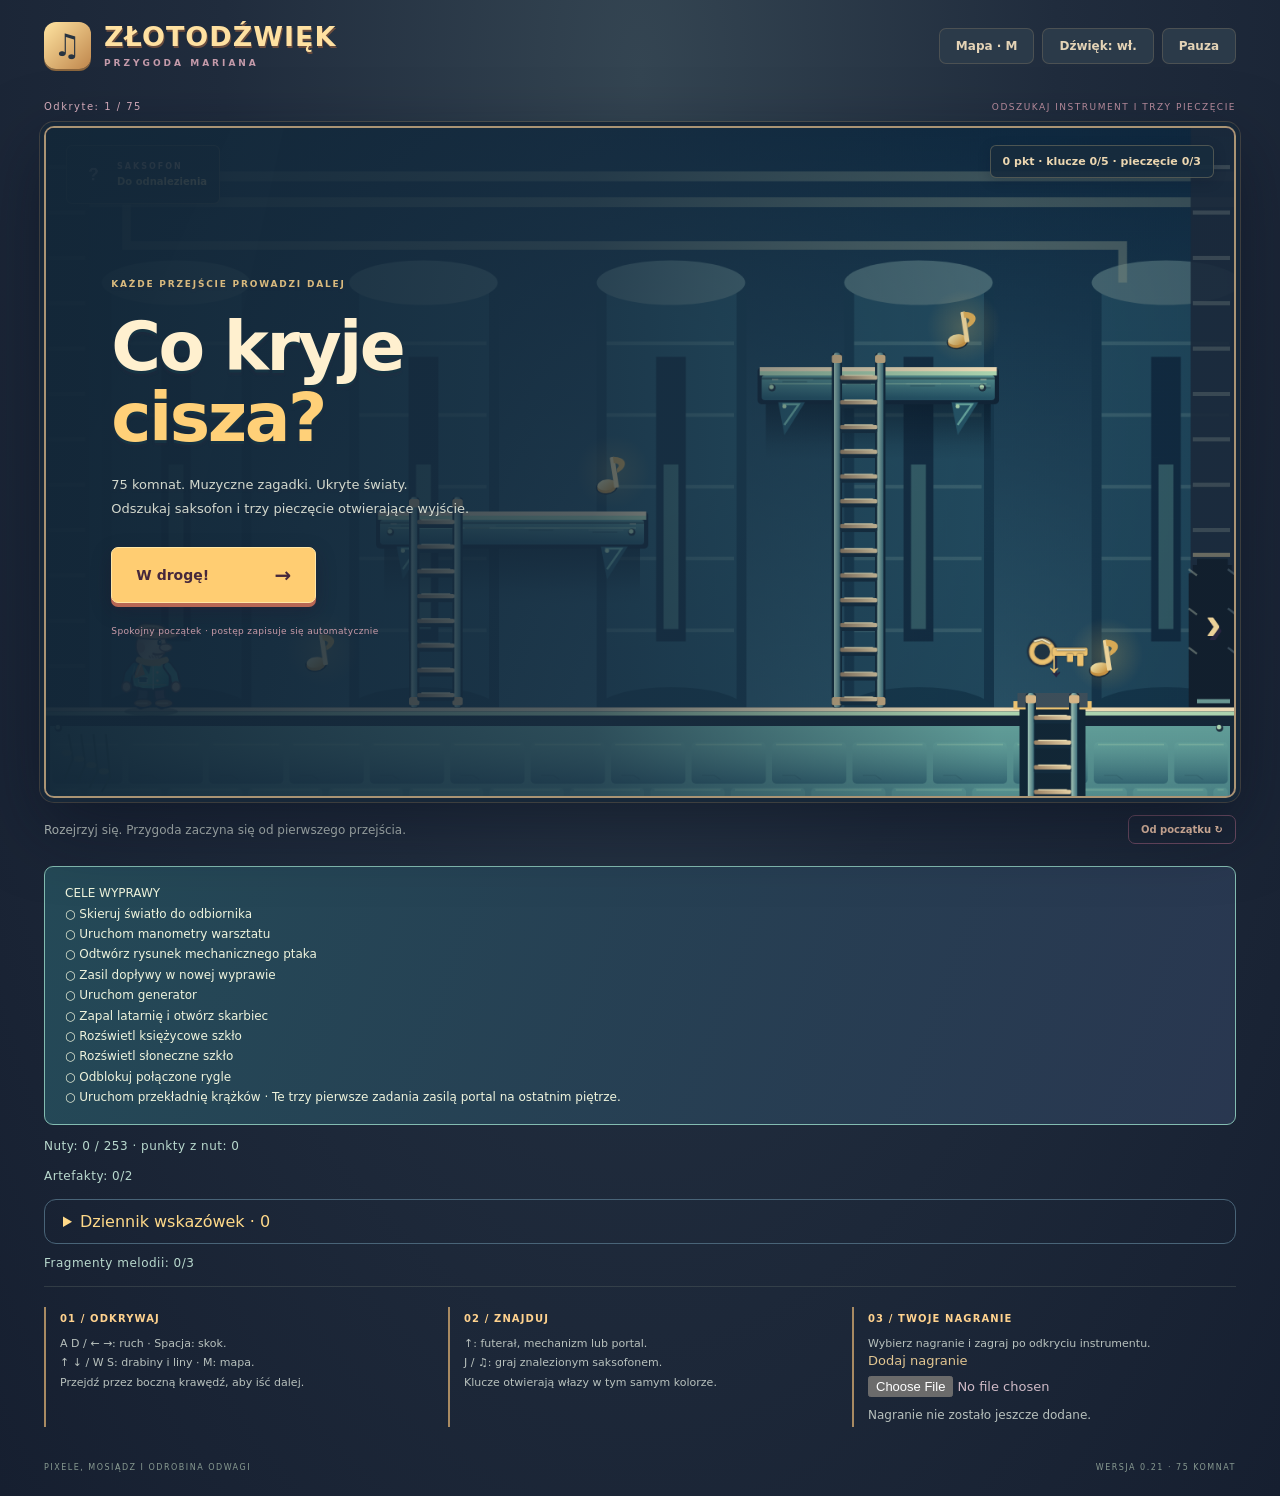
<file: index.html>
<!doctype html>
<html lang="pl">
<head>
  <meta charset="utf-8"><meta name="viewport" content="width=device-width, initial-scale=1, viewport-fit=cover">
  <meta name="theme-color" content="#282039"><title>Złotodźwięk — przygoda Mariana</title>
  <link rel="stylesheet" href="style.css?v=21">
</head>
<body>
  <header><a class="brand" href="./"><i aria-hidden="true">♫</i><div>ZŁOTODŹWIĘK<span>PRZYGODA MARIANA</span></div></a><div class="tools"><button id="map-button" aria-expanded="false">Mapa · M</button><button id="sound" aria-pressed="true">Dźwięk: wł.</button><button id="pause">Pauza</button></div></header>
  <main>
    <div class="chapter"><span id="explored">Odkryte: 1 / 75</span><span>ODSZUKAJ INSTRUMENT I TRZY PIECZĘCIE</span></div>
    <section class="stage" aria-label="Gra platformowa">
      <canvas id="game" width="960" height="540" tabindex="0" aria-label="Gra. Sterowanie opisane poniżej."></canvas>
      <div class="hud"><div class="instrument"><canvas id="inventory-icon" width="64" height="80" aria-hidden="true"></canvas><div><small>SAKSOFON</small><span id="inventory">Do odnalezienia</span></div></div><div id="stats">0 pkt · klucze: 0/5 · pieczęcie: 0/3</div></div>
      <div id="overlay" class="overlay"><div class="panel"><p class="eyebrow">KAŻDE PRZEJŚCIE PROWADZI DALEJ</p><h1>Co kryje<br><em>cisza?</em></h1><p>75 komnat. Muzyczne zagadki. Ukryte światy.<br>Odszukaj saksofon i trzy pieczęcie otwierające wyjście.</p><button id="start" class="primary">W drogę! <span>→</span></button><p id="start-note" class="micro">Spokojny początek · postęp zapisuje się automatycznie</p></div></div>
      <div id="discovery" class="discovery" role="dialog" aria-modal="true" aria-labelledby="discovery-title" hidden><div class="discovery-card"><div class="discovery-art"><canvas id="found-sax" width="130" height="210" aria-label="Złoty saksofon"></canvas></div><p class="eyebrow">PRZEDMIOT W EKWIPUNKU</p><h2 id="discovery-title">Znalazłeś saksofon!</h2><p id="discovery-copy">Marian zabrał instrument z futerału.<br>J / ♫ — wyjmij i zagraj. Ruch — schowaj.</p><button id="discovery-ok" class="primary">Mam go — idę dalej ✓</button><p class="micro">Znalezisko zostaje z Tobą także po porażce.</p></div></div>
      <div id="map-panel" class="map-panel" role="dialog" aria-modal="true" aria-labelledby="map-title" hidden><div class="map-card"><h2 id="map-title">Odkryte przejścia</h2><canvas id="map-canvas" width="640" height="800" aria-label="Mapa odwiedzonych komnat"></canvas><p>● Tu jesteś · Jasne pola: odwiedzone · Linie: przejścia · ✦: zagadka · ◇: portal połączonej wyprawy</p><button id="map-close">Wróć do gry · M</button></div></div>
      <div class="touch" aria-label="Sterowanie dotykowe"><div><button data-action="left" aria-label="W lewo">◀</button><button data-action="right" aria-label="W prawo">▶</button><div class="climb-controls"><button data-action="up" aria-label="Wspinaj się lub użyj dzwonka, mechanizmu i portalu">↑</button><button data-action="down" aria-label="Drabina w dół">↓</button></div></div><div><button data-action="sax" aria-label="Zagraj lub schowaj saksofon">♫</button><button data-action="jump" aria-label="Skok">↗</button></div></div>
    </section>
    <div class="caption"><span id="message" role="status">Rozejrzyj się. Przygoda zaczyna się od pierwszego przejścia.</span><button id="restart">Od początku ↻</button></div>
    <aside id="puzzle-help" class="puzzle-help" hidden><b>ZAGADKA · ↑ PRZY MECHANIZMIE</b><span id="puzzle-clue"></span><strong id="puzzle-state" role="status"></strong><canvas id="puzzle-board" width="540" height="200" aria-label="Schemat aktualnego mechanizmu" hidden></canvas></aside>
    <aside id="objectives" class="puzzle-help" aria-label="Cele wyprawy"></aside><p id="note-status" class="fragment-status"></p><p id="relic-status" class="fragment-status"></p><details id="journal"><summary id="journal-count">Dziennik wskazówek · 0</summary><div id="journal-entries"></div></details><p id="fragments" class="fragment-status">Fragmenty melodii: 0/3</p>
    <section class="guide"><article><b>01 / ODKRYWAJ</b><p>A D / ← →: ruch · Spacja: skok.<br>↑ ↓ / W S: drabiny i liny · M: mapa.<br>Przejdź przez boczną krawędź, aby iść dalej.</p></article><article><b>02 / ZNAJDUJ</b><p>↑: futerał, mechanizm lub portal.<br>J / ♫: graj znalezionym saksofonem.<br>Klucze otwierają włazy w tym samym kolorze.</p></article><article><b>03 / TWOJE NAGRANIE</b><p>Wybierz nagranie i zagraj po odkryciu instrumentu.</p><label class="audio-upload">Dodaj nagranie <input id="sax-file" type="file" accept="audio/*" aria-label="Wybierz własne nagranie saksofonu"></label><p id="audio-status" role="status">Nagranie nie zostało jeszcze dodane.</p></article></section>
  </main><footer>PIXELE, MOSIĄDZ I ODROBINA ODWAGI <span>WERSJA 0.21 · 75 KOMNAT</span></footer>
  <script src="realms.js?v=21"></script><script src="adventures.js?v=21"></script><script src="expeditions.js?v=21"></script><script src="clockwork.js?v=21"></script><script src="linked-depths.js?v=21"></script><script src="prism-depths.js?v=21"></script><script src="mechanism-depths.js?v=21"></script><script src="room-looks.js?v=21"></script><script src="engine.js?v=21"></script><script src="character.js?v=21"></script><script src="world-scenery.js?v=21"></script><script src="scenery.js?v=21"></script><script src="expedition-art.js?v=21"></script><script src="mechanism-art.js?v=21"></script><script src="adventure-art.js?v=21"></script><script src="environment-details.js?v=21"></script><script src="material-detail.js?v=21"></script><script src="art.js?v=21"></script><script src="game.js?v=21"></script>
</body></html>
</file>
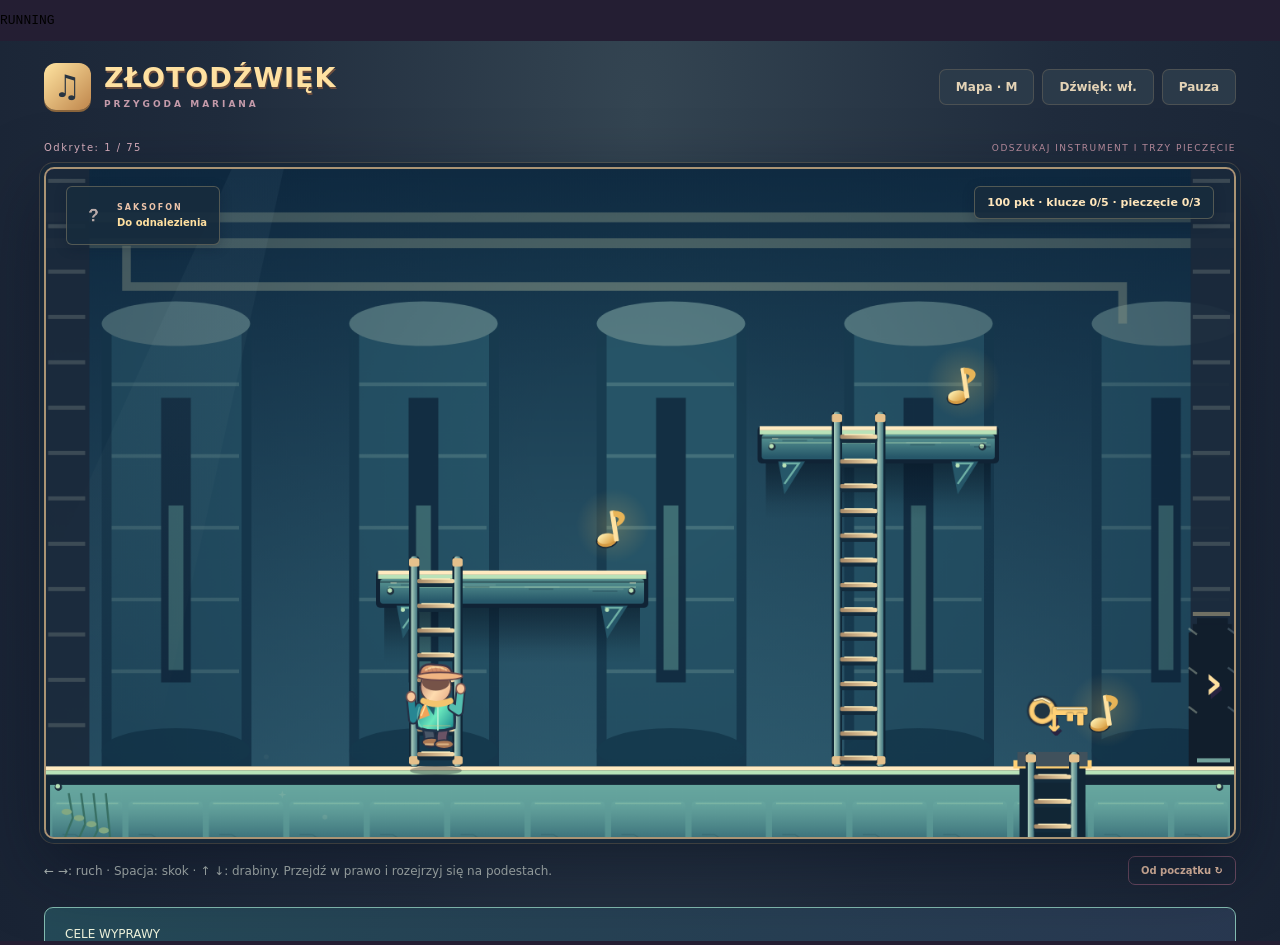
<file: smoke.html>
<!doctype html><html lang="pl"><meta charset="utf-8"><title>Smoke 0.12</title><style>body{margin:0;background:#241e33}iframe{width:100%;height:100vh;border:0}</style><pre id="result">RUNNING</pre><iframe title="Gra"></iframe><script>
const query=new URLSearchParams(location.search),frame=document.querySelector('iframe');
if(query.has('preview'))document.getElementById('result').style.display='none';
if(query.has('mobile'))frame.style.width='390px';
let preferenceReload=false;
frame.onload=async()=>{
 const w=frame.contentWindow,d=w.document,out=document.getElementById('result'),wait=ms=>new Promise(r=>setTimeout(r,ms));if(!w.__testWorld)return;
 const errors=[];w.addEventListener('error',e=>errors.push(e.message));
 const assert=(v,m)=>{if(!v)throw Error(m);};
 const press=async(code,ms)=>{w.dispatchEvent(new w.KeyboardEvent('keydown',{code}));await wait(ms);w.dispatchEvent(new w.KeyboardEvent('keyup',{code}));};
 try{
  if(preferenceReload){assert(d.getElementById('sound').getAttribute('aria-pressed')==='false','Wyciszenie po odświeżeniu');out.textContent='PASS: audio na starcie, sygnał testowy, wyciszenie i zachowanie wyboru po odświeżeniu';document.title='PASS';return;}
  d.getElementById('restart').click();await wait(250);const world=w.__testWorld;
  assert(d.getElementById('overlay').hidden,'Start');assert(d.getElementById('sound').getAttribute('aria-pressed')==='true'&&w.__toneStarts>=2,'Dźwięk na starcie');d.getElementById('sound').click();assert(w.localStorage.getItem('zlotodzwiek-sound')==='off','Zapis wyciszenia');d.getElementById('sound').click();await wait(100);assert(w.localStorage.getItem('zlotodzwiek-sound')==='on','Włączenie audio');if(query.has('preference')){d.getElementById('sound').click();preferenceReload=true;frame.srcdoc=frame.srcdoc.replace('localStorage.removeItem("zlotodzwiek-sound");','');return;}assert(d.documentElement.scrollWidth<=w.innerWidth,'Przepełnienie układu');
  await press('KeyD',650);await wait(180);await press('ArrowUp',350);assert(world.p.climbing,'Wspinanie');const y=world.p.y;await wait(150);assert(world.p.y===y,'Postój na drabinie');await press('ArrowDown',500);
  d.getElementById('map-button').click();const time=world.time;await wait(250);assert(!d.getElementById('map-panel').hidden&&world.time===time,'Mapa nie pauzuje');d.getElementById('map-close').click();
  world.enterRealm('r02',{x:430,y:244});await wait(200);await press('ArrowUp',80);await wait(100);
  assert(world.saxFound&&!d.getElementById('discovery').hidden,'Brak ekranu zdobycia');assert(d.getElementById('discovery-title').textContent==='Znalazłeś saksofon!','Zły komunikat');
  const frozen=world.time;await press('KeyD',350);await wait(1800);assert(world.time===frozen&&!d.getElementById('discovery').hidden,'Potwierdzenie znika samo');
  assert(JSON.parse(w.localStorage.getItem('zlotodzwiek-v07')).saxFound,'Znalezisko nie jest zapisane');
  if(query.has('discovery')){out.textContent='PASS: ekran zdobycia, zatrzymanie, trwały zapis';document.title='PASS';return;}
  d.getElementById('discovery-ok').click();await wait(120);assert(world.saxAcknowledged&&d.getElementById('inventory').textContent.includes('ZDOBYTY'),'Brak potwierdzenia w ekwipunku');
  await press('KeyJ',100);assert(world.playingSax,'Animacja gry');await press('KeyD',50);assert(!world.playingSax,'Ruch nie chowa');
  const bytes=new ArrayBuffer(32044),v=new DataView(bytes),str=(o,s)=>[...s].forEach((c,i)=>v.setUint8(o+i,c.charCodeAt(0)));
  str(0,'RIFF');v.setUint32(4,32036,true);str(8,'WAVE');str(12,'fmt ');v.setUint32(16,16,true);v.setUint16(20,1,true);v.setUint16(22,1,true);v.setUint32(24,8000,true);v.setUint32(28,16000,true);v.setUint16(32,2,true);v.setUint16(34,16,true);str(36,'data');v.setUint32(40,32000,true);
  const transfer=new w.DataTransfer();transfer.items.add(new w.File([bytes],'test-silence.wav',{type:'audio/wav'}));const file=d.getElementById('sax-file');file.files=transfer.files;file.dispatchEvent(new w.Event('change'));await wait(400);
  assert(d.getElementById('audio-status').textContent.includes('gotowe'),'Dekodowanie WAV');await wait(300);await press('KeyJ',100);assert(world.playingSax&&w.__saxStarts>0,'Odtwarzanie WAV');await press('KeyD',80);assert(!world.playingSax&&w.__saxStops>0,'Zatrzymanie audio');
  world.enterRealm('r00',{x:540,y:414});await wait(450);await press('KeyD',400);assert(world.realmId==='r01','Boczne przejście');
  d.getElementById('pause').click();assert(d.getElementById('pause').textContent==='Wznów','Pauza');d.getElementById('pause').click();
  if(query.has('adventure')){
    // Interact using the same keyboard action as the player; engine tests cover the full climbing routes.
    if(d.getElementById('sound').getAttribute('aria-pressed')==='true')d.getElementById('sound').click();
    for(const def of w.ZDAdventures.definitions.slice(0,3)){
      world.enterRealm(def.host);await wait(100);assert(!d.getElementById('puzzle-help').hidden,'Brak wskazówki');
      for(const i of def.type==='sequence'?def.target:def.type==='dials'?[0,0,1,1]:[0,2]){
        Object.assign(world.p,{x:def.controls[i]-11,y:414,vx:0,vy:0,climbing:false,ladder:null});await wait(80);await press('ArrowUp',50);await wait(50);
      }
      assert(world.puzzleState().solved&&d.getElementById('puzzle-state').textContent.includes('Rozwiązane'),'Zagadka '+def.id);
      assert(JSON.parse(w.localStorage.getItem('zlotodzwiek-v07')).puzzles[def.id].solved,'Zapis zagadki');
      Object.assign(world.p,{x:515,y:414,vx:0,vy:0});await wait(100);await press('ArrowUp',50);await wait(100);assert(world.realmId===def.destination,'Portal '+def.id);
      const item=world.items[0];Object.assign(world.p,{x:item.x,y:item.y-6,vx:0,vy:0});await wait(200);assert(world.fragments.includes(item.id),'Fragment '+def.id);
    }
    Object.assign(world.p,{x:277,y:414,vx:0,vy:0});await wait(150);await press('KeyJ',60);await wait(100);assert(world.encore&&d.getElementById('fragments').textContent.includes('obudzony'),'Przebudzenie wieloryba');
    const saved=JSON.parse(w.localStorage.getItem('zlotodzwiek-v07'));assert(saved.encore&&saved.fragments.length===3,'Trwały finał');
    d.getElementById('map-button').click();await wait(100);assert(d.getElementById('map-canvas').getAttribute('aria-label').includes('75'),'Mapa sekretów');d.getElementById('map-close').click();
    if(query.has('music')){
      const before=w.__toneStarts;d.getElementById('sound').click();world.enterRealm('s02');await wait(200);assert(w.__toneStarts>before,'Motyw muzyczny komnaty');
      d.getElementById('pause').click();assert(d.getElementById('pause').textContent==='Wznów','Pauza motywu');d.getElementById('pause').click();d.getElementById('sound').click();const muted=w.__toneStarts;world.enterRealm('s03');await wait(200);assert(w.__toneStarts===muted,'Wyciszona komnata generuje dźwięk');
      world.won=true;world.emit('win');await wait(100);assert(d.getElementById('explore-again'),'Brak powrotu do eksploracji');d.getElementById('explore-again').click();await wait(100);assert(!world.won&&d.getElementById('overlay').hidden,'Powrót do eksploracji');
      Object.assign(world.p,{x:277,y:414,vx:0,vy:0});await wait(100);
    }
    if(query.has('clue')){world.enterRealm('r22');await wait(100);}
    assert(d.documentElement.scrollWidth<=w.innerWidth,'Przepełnienie wskazówek');
  }
  if(query.has('expedition')){
    const solve=async()=>{const def=world.def.puzzle;for(const i of def.type==='mirrors'?[0,1,2]:def.type==='weights'?[0,2]:def.target){Object.assign(world.p,{x:def.controls[i]-11,y:414,vx:0,vy:0,climbing:false,ladder:null});await wait(90);await press('ArrowUp',50);await wait(50);}assert(world.puzzleState().solved,'Zagadka '+def.id);};
    const pickup=async id=>{const item=world.items.find(i=>i.id===id);Object.assign(world.p,{x:item.x,y:item.y-6,vx:0,vy:0});await wait(200);assert(item.taken,'Przedmiot '+id);};
    for(const [host,entry,lock,treasury,clue,relic] of [['r13','s04','s05','s06','glassScore','prism'],['r29','s07','s08','s09','tideScore','shell']]){
      world.enterRealm(host);await wait(500);assert(!d.getElementById('puzzle-board').hidden,'Schemat mechanizmu');await solve();Object.assign(world.p,{x:515,y:414,vx:0,vy:0});await wait(100);await press('ArrowUp',60);assert(world.realmId===entry,'Wejście');await pickup(clue);assert(d.getElementById('journal-entries').textContent.includes(w.ZDAdventures.clues[clue].title),'Dziennik');
      Object.assign(world.p,{x:554,y:414,vx:0,vy:0});await wait(500);await press('KeyD',80);assert(world.realmId===lock,'Odno ga');await solve();Object.assign(world.p,{x:554,y:414,vx:0,vy:0});await wait(500);await press('KeyD',80);assert(world.realmId===treasury,'Skarbiec');await pickup(relic);Object.assign(world.p,{x:515,y:414,vx:0,vy:0});await wait(500);await press('ArrowUp',60);assert(world.realmId===host,'Skrót');
    }
    world.enterRealm('r01',{x:515,y:414});await wait(500);await press('ArrowUp',60);assert(world.realmId==='s10','Sekret obu artefaktów');await pickup('lastTicket');assert(JSON.parse(w.localStorage.getItem('zlotodzwiek-v07')).relics.length===2,'Zapis artefaktów');
    d.getElementById('map-button').click();await wait(100);assert(d.getElementById('map-canvas').getAttribute('aria-label').includes('75'),'Mapa');d.getElementById('map-close').click();
    if(query.has('clue')){world.enterRealm('r13');await wait(100);}
    assert(d.documentElement.scrollWidth<=w.innerWidth,'Układ mobilny');
  }
  if(query.has('clockwork')){
    world.enterRealm('r34');await wait(500);for(const i of [0,0,1,2,2,2]){Object.assign(world.p,{x:world.def.puzzle.controls[i]-11,y:414,vx:0,vy:0});await wait(80);await press('ArrowUp',50);await wait(50);}assert(world.puzzleState().solved,'Manometry');
    Object.assign(world.p,{x:515,y:414,vx:0,vy:0});await wait(100);await press('ArrowUp',60);assert(world.realmId==='s11','Warsztat');const clue=world.items[0];Object.assign(world.p,{x:clue.x,y:clue.y-6,vx:0,vy:0});await wait(500);assert(world.journal.includes('mosaicSketch'),'Rysunek');
    Object.assign(world.p,{x:554,y:414,vx:0,vy:0});await wait(100);await press('KeyD',80);assert(world.realmId==='s12','Mozaika');for(const i of [0,1]){Object.assign(world.p,{x:world.def.puzzle.controls[i]-11,y:414,vx:0,vy:0});await wait(80);await press('ArrowUp',50);await wait(50);}assert(world.puzzleState().solved,'Ułożenie piór');Object.assign(world.p,{x:554,y:414,vx:0,vy:0});await wait(500);await press('KeyD',80);assert(world.realmId==='s13','Ukryty ogród');const reward=world.items[0];Object.assign(world.p,{x:reward.x,y:reward.y-6,vx:0,vy:0});await wait(200);assert(reward.taken,'Złote pióro');
    assert(JSON.parse(w.localStorage.getItem('zlotodzwiek-v07')).puzzles.mosaic.solved,'Zapis warsztatu');
  }
  if(query.has('linked')){
    const solve=async()=>{const def=world.def.puzzle;const indices=def.type==='valves'?def.target.flatMap((v,i)=>Array(v).fill(i)):def.type==='mirrors'?[0,1,2]:[0,2];for(const i of indices){Object.assign(world.p,{x:def.controls[i]-11,y:414,vx:0,vy:0,climbing:false,ladder:null});await wait(70);await press('ArrowUp',40);await wait(40);}assert(world.puzzleState().solved,'Łańcuch '+def.id);};
    world.enterRealm('r41',{x:515,y:414});await wait(500);assert(world.portalOpen(world.def.portal),'Zasilanie portalu');await press('ArrowUp',60);assert(world.realmId==='s14','Wejście do poziomu');await solve();
    for(const id of ['s15','s16','s17','s18']){Object.assign(world.p,{x:554,y:414,vx:0,vy:0});await wait(500);await press('KeyD',80);assert(world.realmId===id,'Pokój '+id);if(id==='s15'){const item=world.items[0];Object.assign(world.p,{x:item.x,y:item.y-6,vx:0,vy:0});await wait(200);assert(world.journal.includes('flowPlan'),'Plan instalacji');}if(world.def.puzzle)await solve();}
    const reward=world.items[0];Object.assign(world.p,{x:reward.x,y:reward.y-6,vx:0,vy:0});await wait(200);assert(reward.taken,'Skarbiec');const saved=JSON.parse(w.localStorage.getItem('zlotodzwiek-v07'));assert(saved.puzzles.beacon.solved&&saved.noteStats.collected===world.noteCount,'Zapis i nuty');assert(d.getElementById('objectives').textContent.includes('✓ Zapal latarnię'),'Lista celów');
  }
  if(query.has('prism')){
    for(const id of ['s19','s20','s21','s22','s23']){
      Object.assign(world.p,{x:554,y:414,vx:0,vy:0,climbing:false,ladder:null});await wait(500);await press('KeyD',80);assert(world.realmId===id,'Ogród '+id);
      if(world.items[0]){const item=world.items[0];Object.assign(world.p,{x:item.x,y:item.y-6,vx:0,vy:0});await wait(200);assert(item.taken,'Próbka lub skarb '+id);}
      if(world.def.puzzle){const def=world.def.puzzle;for(const i of [0,1,2]){Object.assign(world.p,{x:def.controls[i]-11,y:414,vx:0,vy:0,climbing:false,ladder:null});await wait(80);await press('ArrowUp',50);await wait(50);}assert(world.puzzleState().solved,'Mieszanka '+id);}
    }assert(JSON.parse(w.localStorage.getItem('zlotodzwiek-v07')).puzzles.sunFilter.solved,'Zapis szkła');
  }
  if(query.has('mechanism')){
    for(const id of ['s24','s25','s26','s27']){Object.assign(world.p,{x:554,y:414,vx:0,vy:0,climbing:false,ladder:null});await wait(500);await press('KeyD',80);assert(world.realmId===id,'Zamki '+id);if(world.items.length){const item=world.items[0];Object.assign(world.p,{x:item.x,y:item.y-6,vx:0,vy:0});await wait(200);assert(item.taken,'Plan lub nagroda '+id);}if(world.def.puzzle){const def=world.def.puzzle;for(const i of def.type==='interlock'?[2,1,0]:[2,0,1,2,0,1,2]){Object.assign(world.p,{x:def.controls[i]-11,y:414,vx:0,vy:0,climbing:false,ladder:null});await wait(80);await press('ArrowUp',50);await wait(50);}assert(world.puzzleState().solved,'Mechanizm '+id);}}
    assert(JSON.parse(w.localStorage.getItem('zlotodzwiek-v07')).puzzles.discBridge.moves===7,'Zapis ruchów');
  }
  if(query.has('feedback')){
    const cv=d.createElement('canvas');cv.width=960;cv.height=540;const c=cv.getContext('2d');
    for(const def of w.ZDAdventures.definitions){const testWorld=new w.ZD.World();testWorld.enterRealm(def.host);testWorld.journal=def.requiresClue?[def.requiresClue]:[];testWorld.time=2;for(const id of def.requiresPuzzles||[])testWorld.puzzles[id]={solved:true};
      const draw=()=>{c.clearRect(0,0,960,540);w.ZDAdventureArt.mechanisms(c,testWorld,2);return cv.toDataURL();};const before=draw();testWorld.pressPuzzle(0);assert(draw()!==before,'Brak wizualnej reakcji '+def.id);
      testWorld.puzzles={};for(const id of def.requiresPuzzles||[])testWorld.puzzles[id]={solved:true};for(const i of def.type==='sequence'?def.target:def.type==='dials'?[0,0,1,1]:def.type==='mirrors'?[0,1,2]:def.type==='valves'?def.target.flatMap((v,i)=>Array(v).fill(i)):def.type==='tiles'?[0,1]:def.type==='filters'?[0,1,2]:def.type==='interlock'?[2,1,0]:def.type==='towers'?[2,0,1,2,0,1,2]:[0,2])testWorld.pressPuzzle(i);testWorld.puzzleState().flash=0;assert(testWorld.puzzleState().solved&&draw()!==before,'Brak trwałego oznaczenia '+def.id);
      if(def.type==='sequence'){testWorld.puzzles={};testWorld.pressPuzzle(def.target[0]);testWorld.puzzleState().flash=0;assert(draw()!==before,'Niewidoczna sekwencja '+def.id);}
    }
  }
  if(query.has('map'))d.getElementById('map-button').click();
  assert(errors.length===0,errors.join('; '));out.textContent='PASS: start, drabiny, mapa, zdobycie, ekwipunek, audio WAV, przejście, pauza; '+(query.has('adventure')?'3 zagadki bez audio, portale, fragmenty, finał, zapis i mapa 75 komnat; ':'')+(query.has('music')?'motyw komnaty, wyciszenie i powrót po zakończeniu; ':'')+(query.has('expedition')?'4 nowe zagadki, dziennik, artefakty, skróty i końcowy sekret; ':'')+(query.has('feedback')?'reakcja graficzna i trwały wynik wszystkich 16 zagadek; ':'')+(query.has('clockwork')?'warsztat, manometry, mozaika, ogród, nagroda i zapis; ':'')+(query.has('linked')?'połączone instalacje, cele i licznik nut; ':'')+(query.has('prism')?'próbki, mieszanie barw, kryształowy ogród i zapis; ':'')+(query.has('mechanism')?'rygle, krążki, plan, nagroda i zapis; ':'')+'brak błędów JS';document.title='PASS';
 }catch(e){out.textContent='FAIL: '+e.message;document.title='FAIL';}
};
fetch('index.html').then(r=>r.text()).then(html=>{
 const harness='<script>window.requestAnimationFrame=cb=>setTimeout(()=>cb(performance.now()),16);<\/script>';
 const inspect='<script>window.__toneStarts=0;const toneStart=OscillatorNode.prototype.start;OscillatorNode.prototype.start=function(...a){window.__toneStarts++;return toneStart.apply(this,a)};window.__saxStarts=0;window.__saxStops=0;const os=AudioBufferSourceNode.prototype.start,ot=AudioBufferSourceNode.prototype.stop;AudioBufferSourceNode.prototype.start=function(...a){window.__saxStarts++;return os.apply(this,a)};AudioBufferSourceNode.prototype.stop=function(...a){window.__saxStops++;return ot.apply(this,a)};const OriginalWorld=ZD.World;ZD.World=class extends OriginalWorld{constructor(){super();window.__testWorld=this;}};<\/script>';
 const prefs='<script>localStorage.removeItem("zlotodzwiek-sound");<\/script>';
 frame.srcdoc=html.replace('<head>','<head>'+harness).replace('<script src="game.js?v=21">',inspect+prefs+'<script src="game.js?v=21">');
});
</script></html>
</file>
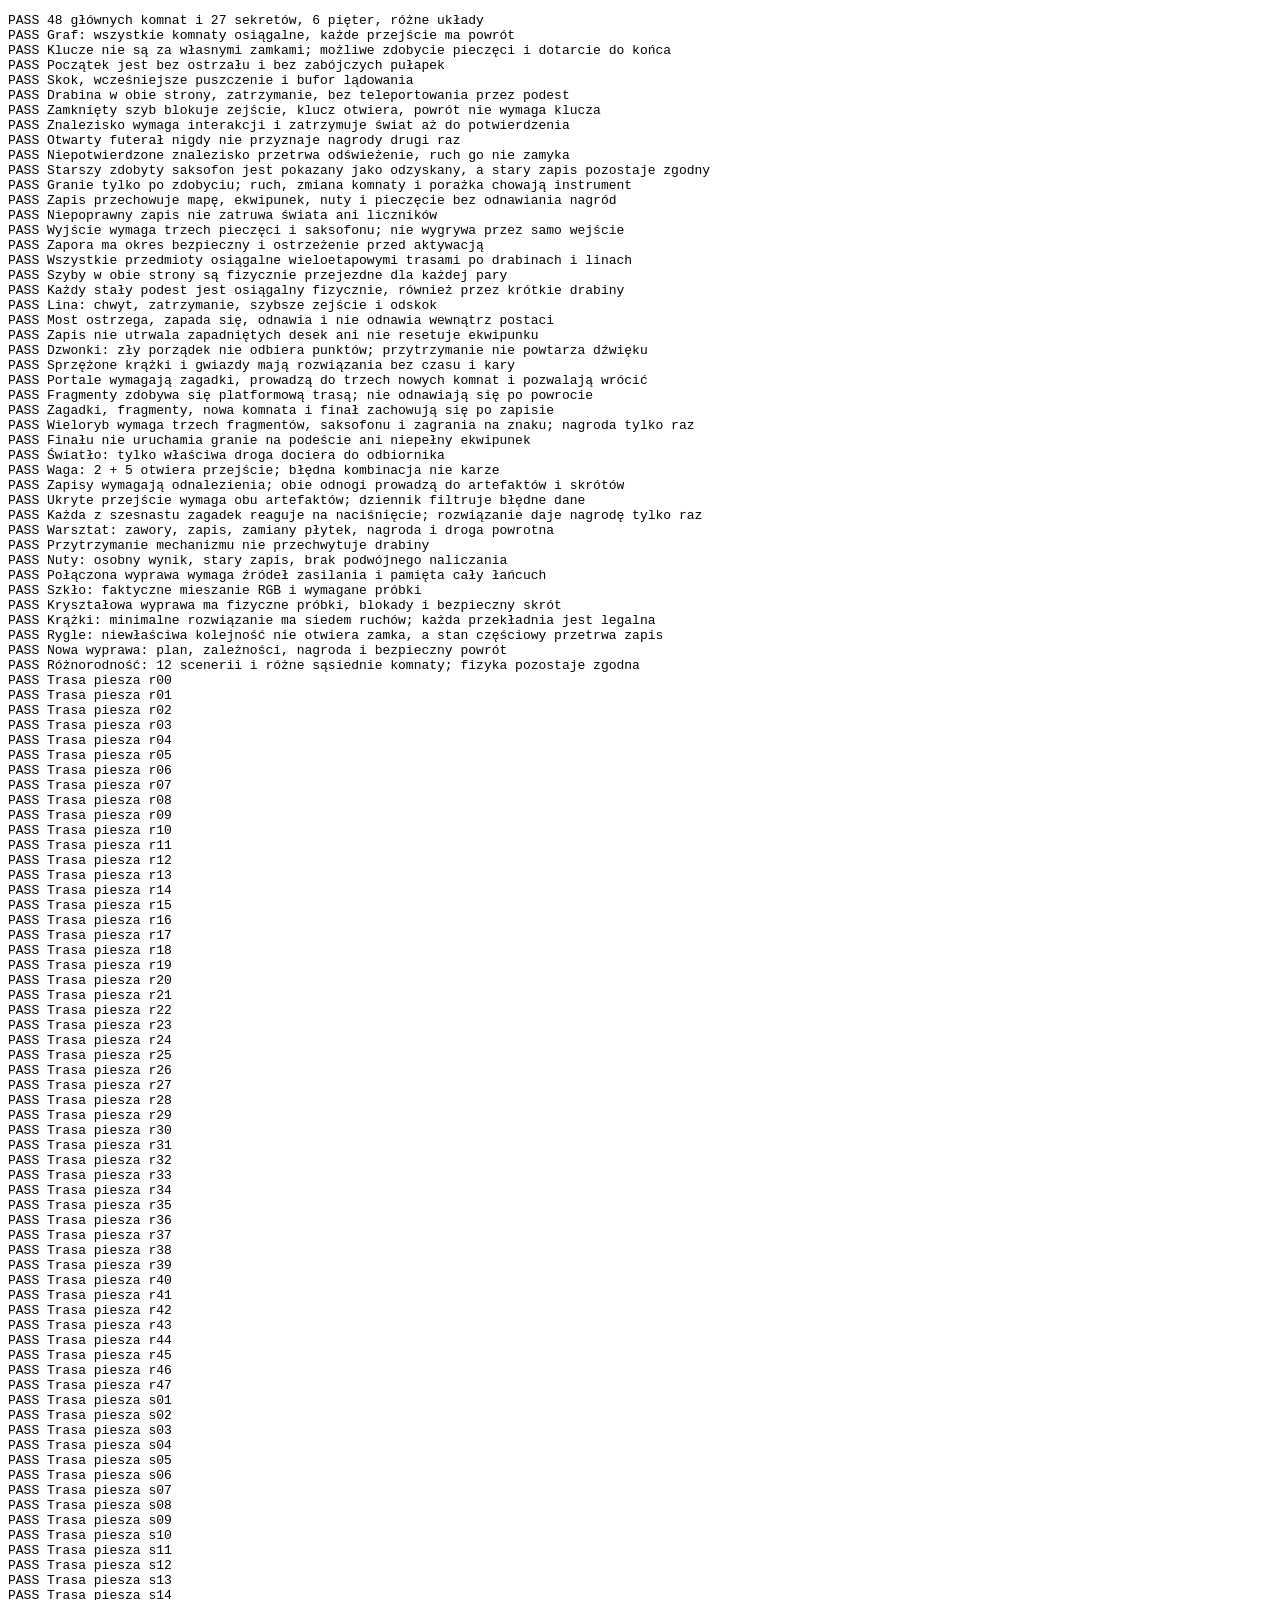
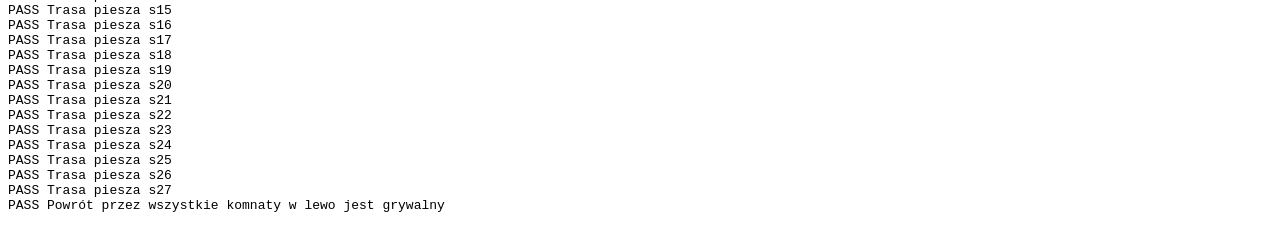
<file: tests.html>
<!doctype html><html lang="pl"><meta charset="utf-8"><title>Testy 0.12</title><pre id="result">RUNNING</pre><script src="realms.js"></script><script src="adventures.js"></script><script src="expeditions.js"></script><script src="clockwork.js"></script><script src="linked-depths.js"></script><script src="prism-depths.js"></script><script src="mechanism-depths.js"></script><script src="room-looks.js"></script><script src="engine.js"></script><script>
const results=[];
function test(name,fn){try{fn();results.push('PASS '+name);}catch(e){results.push('FAIL '+name+': '+e.message);}}
function assert(v,m='Warunek niespełniony'){if(!v)throw Error(m);}
function frames(w,n,input={}){for(let i=0;i<n;i++)w.step(1/120,input);}
function climbRoute(w,shelf){
  const build=(target,seen=new Set())=>{
    assert(!seen.has(target),'Cykl drogi do podestu');seen.add(target);
    const l=w.ladders.find(l=>!l.to&&l.top===target.y&&l.x>=target.x&&l.x<=target.x+target.w);
    assert(l,'Brak drogi do podestu '+w.realmId);
    if(l.bottom===450)return [l];
    const base=w.platforms.find(p=>p.y===l.bottom&&l.x>=p.x&&l.x<=p.x+p.w);
    assert(base,'Brak podstawy drabiny');return [...build(base,seen),l];
  };
  const route=build(shelf);Object.assign(w.p,{x:route[0].x-11,y:414,vx:0,vy:0});frames(w,2);
  for(const l of route){
    for(let i=0;i<300&&Math.abs(w.p.x+11-l.x)>2;i++)frames(w,1,{right:w.p.x+11<l.x,left:w.p.x+11>l.x});
    frames(w,15);
    for(let i=0;i<450&&!(w.p.ground&&Math.abs(w.p.y+36-l.top)<.1);i++)frames(w,1,{up:true});
    frames(w,1);assert(w.p.ground&&Math.abs(w.p.y+36-l.top)<.1,'Nieosiągalny podest '+w.realmId+' x='+l.x);
  }
}
function collect(w,item){
  const shelf=w.platforms.find(p=>p.h===18&&item.x>=p.x&&item.x+item.w<=p.x+p.w&&Math.abs(item.y+item.h-p.y)<15);
  assert(shelf,'Brak podestu dla '+item.id);climbRoute(w,shelf);
  for(let i=0;i<200&&!item.taken;i++)frames(w,1,{right:item.x>w.p.x,left:item.x<w.p.x});
  assert(item.taken,'Nieosiągalny przedmiot '+item.id);assert(w.deaths===0,'Pułapka blokuje przedmiot '+item.id);
}
test('48 głównych komnat i 27 sekretów, 6 pięter, różne układy',()=>{assert(Object.keys(ZD.realms).length===75);assert(new Set(Object.values(ZD.realms).filter(r=>!r.secret).map(r=>JSON.stringify(r.platforms))).size===48);assert(Object.values(ZD.realms).every(r=>!r.name&&!r.subtitle));});
test('Graf: wszystkie komnaty osiągalne, każde przejście ma powrót',()=>{
  const seen=new Set(['r00']),queue=['r00'],opposite={left:'right',right:'left',up:'down',down:'up'};
  while(queue.length){const id=queue.shift();for(const [direction,link] of Object.entries(ZD.realms[id].links)){assert(ZD.realms[link.to].links[opposite[direction]]?.to===id,'Brak powrotu '+id);if(!seen.has(link.to)){seen.add(link.to);queue.push(link.to);}}}assert(seen.size===48);
});
test('Klucze nie są za własnymi zamkami; możliwe zdobycie pieczęci i dotarcie do końca',()=>{
  const seen=new Set(['r00']),keys=new Set(),items=new Set();let changed=true;
  while(changed){changed=false;for(const id of [...seen]){for(const i of ZD.realms[id].items){items.add(i.id);if(i.kind==='key')keys.add(i.id);}for(const l of Object.values(ZD.realms[id].links)){if((!l.requires||keys.has(l.requires))&&!seen.has(l.to)){seen.add(l.to);changed=true;}}}}
  assert(seen.size===48&&keys.size===5&&['seal1','seal3','seal5'].every(i=>items.has(i)));
});
test('Początek jest bez ostrzału i bez zabójczych pułapek',()=>{for(let n=0;n<4;n++){const r=ZD.realms['r0'+n];assert(!r.spikes.length&&!r.patrols.length&&!r.barriers.length);assert(r.platforms.some(p=>p.y===450&&p.w===576));}assert(Object.values(ZD.realms).every(r=>!r.turrets));});
test('Skok, wcześniejsze puszczenie i bufor lądowania',()=>{const a=new ZD.World(),b=new ZD.World();frames(a,10);frames(b,10);frames(a,20,{jump:true});frames(b,1,{jump:true});frames(b,19);assert(a.p.y<b.p.y-30);const w=new ZD.World();w.p.y=408;w.p.vy=200;frames(w,8,{jump:true});assert(w.p.vy<0);});
test('Drabina w obie strony, zatrzymanie, bez teleportowania przez podest',()=>{
 const w=new ZD.World(),l=w.ladders[0];w.p.x=l.x-11;frames(w,3);frames(w,40,{up:true});const y=w.p.y;frames(w,40);assert(w.p.climbing&&w.p.y===y);frames(w,200,{up:true});assert(w.p.ground&&w.p.y===l.top-36);frames(w,200,{down:true});assert(w.p.ground&&w.p.y===414);
 frames(w,70,{up:true});const x=w.p.x;frames(w,1,{jump:true});assert(!w.p.climbing&&w.p.x===x&&w.p.vy<0);
});
test('Zamknięty szyb blokuje zejście, klucz otwiera, powrót nie wymaga klucza',()=>{
 const w=new ZD.World(),l=w.ladders.find(l=>l.direction==='down');w.p.x=l.x-11;frames(w,3);frames(w,180,{down:true});assert(w.realmId==='r00'&&!w.p.climbing);w.inventory.push('key0');frames(w,160,{down:true});assert(w.realmId==='r08');frames(w,340,{up:true});assert(w.realmId==='r00');
});
test('Znalezisko wymaga interakcji i zatrzymuje świat aż do potwierdzenia',()=>{
 const w=new ZD.World();w.enterRealm('r02');const cache=w.def.saxCache,l=w.ladders.find(l=>l.top===cache.y+cache.h);w.p.x=l.x-11;frames(w,3);frames(w,240,{up:true});frames(w,1);
 for(let i=0;i<160&&w.p.x<cache.x-13;i++)frames(w,1,{right:true});frames(w,30);assert(!w.saxFound);frames(w,1,{up:true});assert(w.saxFound&&w.discovery?.kind==='sax');const x=w.p.x,time=w.time;frames(w,1000,{right:true});assert(w.p.x===x&&w.time===time);w.acknowledge();frames(w,3,{right:true});assert(w.p.x>x&&w.saxAcknowledged);
});
test('Otwarty futerał nigdy nie przyznaje nagrody drugi raz',()=>{const w=new ZD.World();w.enterRealm('r02',{x:430,y:244});frames(w,10);frames(w,1,{up:true});assert(w.saxFound);w.acknowledge();const score=w.score;frames(w,1);frames(w,1,{up:true});assert(w.score===score&&!w.discovery);});
test('Niepotwierdzone znalezisko przetrwa odświeżenie, ruch go nie zamyka',()=>{const w=new ZD.World();w.saxFound=true;const copy=new ZD.World();assert(copy.restore(w.snapshot())&&copy.discovery&&copy.saxFound);frames(copy,240,{right:true});assert(copy.discovery);copy.acknowledge();assert(!copy.discovery&&copy.saxAcknowledged);});
test('Starszy zdobyty saksofon jest pokazany jako odzyskany, a stary zapis pozostaje zgodny',()=>{const w=new ZD.World();assert(w.importLegacy({version:2,saxFound:true,score:900})&&w.discovery.recovered&&w.saxFound&&w.realmId==='r00');});
test('Granie tylko po zdobyciu; ruch, zmiana komnaty i porażka chowają instrument',()=>{const w=new ZD.World();frames(w,10);frames(w,1,{sax:true});assert(!w.playingSax);w.saxFound=true;frames(w,1);frames(w,1,{sax:true});assert(w.playingSax);frames(w,1,{right:true});assert(!w.playingSax);w.playingSax=true;w.enterRealm('r01');assert(!w.playingSax&&w.saxFound);w.playingSax=true;w.die();assert(!w.playingSax&&w.saxFound);});
test('Zapis przechowuje mapę, ekwipunek, nuty i pieczęcie bez odnawiania nagród',()=>{const w=new ZD.World();w.notes[0].taken=true;w.inventory=['key0'];w.seals=['seal1'];w.enterRealm('r04');const score=w.score;w.enterRealm('r00');assert(w.notes[0].taken&&w.score===score);const copy=new ZD.World();assert(copy.restore(JSON.parse(JSON.stringify(w.snapshot())))&&copy.inventory[0]==='key0'&&copy.seals[0]==='seal1'&&copy.realmStates.r04&&copy.notes.some(n=>n.taken));});
test('Niepoprawny zapis nie zatruwa świata ani liczników',()=>{const w=new ZD.World();assert(!w.restore({version:3,realmId:'__proto__'}));assert(w.restore({version:3,realmId:'r00',score:Infinity,time:'bad',inventory:['invalid','key0','key0']}));assert(w.score===0&&w.time===0&&w.inventory.length===1);});
test('Wyjście wymaga trzech pieczęci i saksofonu; nie wygrywa przez samo wejście',()=>{const w=new ZD.World();w.enterRealm('r47',{x:520,y:414});frames(w,1,{up:true});assert(!w.won);w.saxFound=true;w.seals=['seal1','seal3','seal5'];frames(w,100);assert(!w.won);frames(w,1,{up:true});assert(w.won);});
test('Zapora ma okres bezpieczny i ostrzeżenie przed aktywacją',()=>{const w=new ZD.World();w.enterRealm('r16');let active=false,warning=false,safe=false;for(let i=0;i<900;i++){frames(w,1);const b=w.barriers[0];active||=b.active;warning||=b.warning;safe||=!b.active;}assert(active&&warning&&safe&&w.deaths===0);});
test('Wszystkie przedmioty osiągalne wieloetapowymi trasami po drabinach i linach',()=>{for(const def of Object.values(ZD.realms))for(const item of def.items){const w=new ZD.World();w.enterRealm(def.id);collect(w,w.items.find(i=>i.id===item.id));}});
test('Szyby w obie strony są fizycznie przejezdne dla każdej pary',()=>{for(const [row,col] of ZDCampaign.shafts){const id='r'+String(row*8+col).padStart(2,'0'),w=new ZD.World();w.enterRealm(id);w.inventory=['key'+row];const l=w.ladders.find(l=>l.direction==='down');w.p.x=l.x-11;frames(w,5);frames(w,140,{down:true});assert(w.realmId===l.to,'Zejście '+id);frames(w,360,{up:true});assert(w.realmId===id&&w.deaths===0,'Powrót '+id);}});
test('Każdy stały podest jest osiągalny fizycznie, również przez krótkie drabiny',()=>{
 for(const def of Object.values(ZD.realms))for(const shelf of def.platforms.filter(s=>s.h===18&&!s.crumble)){
  const w=new ZD.World();w.enterRealm(def.id);climbRoute(w,w.platforms.find(s=>s.x===shelf.x&&s.y===shelf.y));assert(!w.deaths,'Porażka podczas wspinania '+def.id);
 }
});
test('Lina: chwyt, zatrzymanie, szybsze zejście i odskok',()=>{
 const w=new ZD.World();w.enterRealm('r03');const l=w.ladders.find(l=>l.kind==='rope');w.p.x=l.x-11;frames(w,3);frames(w,80,{up:true});assert(w.p.climbing&&w.p.ladder.kind==='rope');const y=w.p.y;frames(w,30);assert(w.p.y===y);frames(w,30,{down:true});assert(Math.abs(w.p.y-y-37.5)<1);frames(w,1,{jump:true,left:true});assert(!w.p.climbing&&w.p.vy<0);frames(w,30,{left:true,jump:true});assert(w.p.x<l.x-20);
});
test('Most ostrzega, zapada się, odnawia i nie odnawia wewnątrz postaci',()=>{
 const w=new ZD.World(),def=Object.values(ZD.realms).find(r=>r.platforms.some(s=>s.crumble));w.enterRealm(def.id);const b=w.platforms.find(s=>s.crumble);
 Object.assign(w.p,{x:b.x+40,y:b.y-36,vx:0,vy:0,ground:true});frames(w,60);assert(b.crumbleTime>0&&!b.missing);frames(w,85);assert(b.missing>0&&w.p.y>b.y-36);frames(w,50);assert(w.p.ground&&!w.deaths);
 Object.assign(w.p,{x:b.x+40,y:b.y-10});b.missing=.001;frames(w,1);assert(b.missing>0);Object.assign(w.p,{x:40,y:414,vy:0});frames(w,370);assert(!b.missing&&!b.crumbleTime);
});
test('Zapis nie utrwala zapadniętych desek ani nie resetuje ekwipunku',()=>{
 const w=new ZD.World(),def=Object.values(ZD.realms).find(r=>r.platforms.some(s=>s.crumble));w.enterRealm(def.id);w.platforms.find(s=>s.crumble).missing=2;w.saxFound=true;w.saxAcknowledged=true;w.inventory=['key0'];const other=new ZD.World();assert(other.restore(w.snapshot()));assert(other.saxFound&&other.inventory.includes('key0')&&!other.platforms.find(s=>s.crumble).missing);
});
function pressAt(w,index){
 const x=w.def.puzzle.controls[index];Object.assign(w.p,{x:x-11,y:414,vx:0,vy:0,ground:true,climbing:false,ladder:null});frames(w,2);frames(w,1,{up:true});frames(w,1);
}
function solvePuzzle(w){const def=w.def.puzzle;for(const id of def.requiresPuzzles||[])w.puzzles[id]={solved:true};for(const i of def.type==='sequence'?def.target:def.type==='dials'?[0,0,1,1]:def.type==='mirrors'?[0,1,2]:def.type==='valves'?def.target.flatMap((v,i)=>Array(v).fill(i)):def.type==='tiles'?[0,1]:def.type==='filters'?[0,1,2]:def.type==='interlock'?[2,1,0]:def.type==='towers'?[2,0,1,2,0,1,2]:[0,2])pressAt(w,i);assert(w.puzzleState().solved,'Nierozwiązana zagadka '+def.id);}
test('Dzwonki: zły porządek nie odbiera punktów; przytrzymanie nie powtarza dźwięku',()=>{
 const w=new ZD.World();w.enterRealm('r06');w.notes.forEach(n=>n.taken=true);const score=w.score;pressAt(w,1);assert(w.puzzleState().progress===0&&w.score===score&&!w.deaths);
 Object.assign(w.p,{x:w.def.puzzle.controls[2]-11,y:414,vx:0,vy:0});frames(w,1);frames(w,120,{up:true});assert(w.puzzleState().progress===1);frames(w,1);pressAt(w,0);pressAt(w,1);assert(w.puzzleState().solved&&w.score===score+600);pressAt(w,1);assert(w.score===score+600);
});
test('Sprzężone krążki i gwiazdy mają rozwiązania bez czasu i kary',()=>{
 for(const id of ['r22','r38']){const w=new ZD.World();w.enterRealm(id);pressAt(w,1);assert(w.puzzleState().values.filter(v=>v!==0).length===2);w.enterRealm('r00');w.enterRealm(id);assert(w.puzzleState().values.filter(v=>v!==0).length===2);w.puzzles={};solvePuzzle(w);const time=w.time;frames(w,900);assert(w.puzzleState().solved&&!w.deaths&&w.time>time);}
});
test('Portale wymagają zagadki, prowadzą do trzech nowych komnat i pozwalają wrócić',()=>{
 for(const def of ZDAdventures.definitions.slice(0,3)){const w=new ZD.World();w.enterRealm(def.host,{x:515,y:414});frames(w,65);frames(w,1,{up:true});assert(w.realmId===def.host);frames(w,1);solvePuzzle(w);
 Object.assign(w.p,{x:515,y:414,vx:0,vy:0});frames(w,2);frames(w,1,{up:true});assert(w.realmId===def.destination);frames(w,70);
 Object.assign(w.p,{x:33,y:414,vx:0,vy:0});frames(w,2);frames(w,1,{up:true});assert(w.realmId===def.host&&!w.deaths);}
});
test('Fragmenty zdobywa się platformową trasą; nie odnawiają się po powrocie',()=>{
 const w=new ZD.World();for(const def of ZDAdventures.definitions.slice(0,3)){w.enterRealm(def.destination);collect(w,w.items[0]);const count=w.fragments.length,score=w.score;w.enterRealm(def.host);w.enterRealm(def.destination);assert(w.fragments.length===count&&w.items[0].taken&&w.score===score+50);}
 assert(w.fragments.length===3);
});
test('Zagadki, fragmenty, nowa komnata i finał zachowują się po zapisie',()=>{
 const w=new ZD.World();w.enterRealm('r06');pressAt(w,2);const copy=new ZD.World();assert(copy.restore(w.snapshot()));assert(copy.puzzleState().progress===1);pressAt(copy,0);pressAt(copy,1);assert(copy.puzzleState().solved);copy.enterRealm('s03');copy.fragments=['fragment0','fragment1','fragment2'];copy.saxFound=true;copy.saxAcknowledged=true;copy.encore=true;const again=new ZD.World();assert(again.restore(copy.snapshot())&&again.realmId==='s03'&&again.encore&&again.fragments.length===3&&again.puzzles.echo.solved);
});
test('Wieloryb wymaga trzech fragmentów, saksofonu i zagrania na znaku; nagroda tylko raz',()=>{
 const w=new ZD.World();w.enterRealm('s03',{x:277,y:414});frames(w,5);w.saxFound=true;w.saxAcknowledged=true;frames(w,1,{sax:true});assert(!w.encore);frames(w,1);w.playingSax=false;w.fragments=['fragment0','fragment1','fragment2'];const score=w.score;frames(w,1,{sax:true});assert(w.encore&&w.score===score+1500);frames(w,1);frames(w,1,{sax:true});frames(w,1);frames(w,1,{sax:true});assert(w.score===score+1500&&!w.won);
});
test('Finału nie uruchamia granie na podeście ani niepełny ekwipunek',()=>{
 const w=new ZD.World();w.enterRealm('s03',{x:300,y:249});w.saxFound=true;w.fragments=['fragment0','fragment1','fragment2'];frames(w,5);frames(w,1,{sax:true});assert(!w.encore);const old=new ZD.World();assert(old.restore({version:3,realmId:'r00',encore:true,fragments:['bad','fragment0','fragment0'],puzzles:{echo:{progress:Infinity},orbit:{values:[-2,99,'x']}}}));assert(!old.encore&&old.fragments.length===1&&old.puzzles.orbit.values.join(',')==='0,2,0');
});
test('Światło: tylko właściwa droga dociera do odbiornika',()=>{let hits=0;for(let i=0;i<8;i++)hits+=Number(ZDAdventures.traceMirrors([i&1,(i>>1)&1,(i>>2)&1]).hit);assert(hits===1);const w=new ZD.World();w.enterRealm('r13');solvePuzzle(w);assert(ZDAdventures.traceMirrors(w.puzzleState().values).hit);});
test('Waga: 2 + 5 otwiera przejście; błędna kombinacja nie karze',()=>{const w=new ZD.World();w.enterRealm('r29');pressAt(w,1);assert(!w.puzzleState().solved&&!w.deaths);pressAt(w,1);solvePuzzle(w);});
test('Zapisy wymagają odnalezienia; obie odnogi prowadzą do artefaktów i skrótów',()=>{
 const w=new ZD.World();for(const [entry,lock,treasury,clue,relic,host] of [['s04','s05','s06','glassScore','prism','r13'],['s07','s08','s09','tideScore','shell','r29']]){
 w.enterRealm(lock);frames(w,65);pressAt(w,1);assert(w.puzzleState().progress===0);Object.assign(w.p,{x:554,y:414,vx:0,vy:0});frames(w,2,{right:true});assert(w.realmId===lock);
 w.enterRealm(entry);collect(w,w.items.find(i=>i.id===clue));assert(w.journal.includes(clue));w.enterRealm(lock);solvePuzzle(w);Object.assign(w.p,{x:554,y:414,vx:0,vy:0});frames(w,65,{right:true});assert(w.realmId===treasury);
 assert(!w.portalOpen(w.def.portal));collect(w,w.items.find(i=>i.id===relic));assert(w.relics.includes(relic)&&w.portalOpen(w.def.portal));Object.assign(w.p,{x:515,y:414,vx:0,vy:0});frames(w,65);frames(w,1,{up:true});assert(w.realmId===host&&!w.deaths);
 }assert(w.relics.length===2);w.enterRealm('r01',{x:515,y:414});frames(w,65);frames(w,1,{up:true});assert(w.realmId==='s10');collect(w,w.items[0]);
 const copy=new ZD.World();assert(copy.restore(w.snapshot())&&copy.relics.length===2&&copy.journal.length===2&&copy.puzzles.tideLock.solved&&copy.items[0].taken);
});
test('Ukryte przejście wymaga obu artefaktów; dziennik filtruje błędne dane',()=>{const w=new ZD.World();w.enterRealm('r01');assert(!w.portalOpen(w.def.portal));w.relics=['prism'];assert(!w.portalOpen(w.def.portal));const copy=new ZD.World();assert(copy.restore({version:3,realmId:'r01',journal:['glassScore','glassScore','bad'],relics:['shell','bad','shell']}));assert(copy.journal.length===1&&copy.relics.length===1&&!copy.portalOpen(copy.def.portal));});
test('Każda z szesnastu zagadek reaguje na naciśnięcie; rozwiązanie daje nagrodę tylko raz',()=>{
 for(const def of ZDAdventures.definitions){const w=new ZD.World();w.enterRealm(def.host);w.notes.forEach(n=>n.taken=true);if(def.requiresClue)w.journal.push(def.requiresClue);for(const id of def.requiresPuzzles||[])w.puzzles[id]={solved:true};const score=w.score;
 assert(!w.puzzleState().solved);if(w.def.portal&&!w.def.portal.return)assert(!w.portalOpen(w.def.portal));pressAt(w,0);assert(w.puzzleState().last===0&&w.puzzleState().flash>0&&w.events.includes('bell0'),'Brak reakcji '+def.id);
 w.puzzles={};solvePuzzle(w);assert(w.score===score+600,'Nagroda '+def.id);if(w.def.portal)assert(w.portalOpen(w.def.portal));const copy=new ZD.World();assert(copy.restore(w.snapshot())&&copy.puzzleState().solved);pressAt(copy,2);assert(copy.puzzleState().last===2&&copy.puzzleState().flash>0&&copy.score===w.score,'Powtórna interakcja '+def.id);
 }
});
test('Warsztat: zawory, zapis, zamiany płytek, nagroda i droga powrotna',()=>{
 const w=new ZD.World();w.enterRealm('r34');solvePuzzle(w);Object.assign(w.p,{x:515,y:414,vx:0,vy:0});frames(w,65);frames(w,1,{up:true});assert(w.realmId==='s11');collect(w,w.items[0]);assert(w.journal.includes('mosaicSketch'));
 Object.assign(w.p,{x:554,y:414,vx:0,vy:0});frames(w,65,{right:true});assert(w.realmId==='s12');pressAt(w,0);const partial=new ZD.World();assert(partial.restore(w.snapshot())&&partial.puzzleState().values.join(',')==='1,0,2');pressAt(partial,1);assert(partial.puzzleState().solved);
 Object.assign(partial.p,{x:554,y:414,vx:0,vy:0});frames(partial,65,{right:true});assert(partial.realmId==='s13');collect(partial,partial.items[0]);Object.assign(partial.p,{x:515,y:414,vx:0,vy:0});frames(partial,65);frames(partial,1,{up:true});assert(partial.realmId==='r34'&&!partial.deaths);
});
test('Przytrzymanie mechanizmu nie przechwytuje drabiny',()=>{for(const def of ZDAdventures.definitions)for(let i=0;i<3;i++){const w=new ZD.World();w.enterRealm(def.host);if(def.requiresClue)w.journal.push(def.requiresClue);for(const id of def.requiresPuzzles||[])w.puzzles[id]={solved:true};Object.assign(w.p,{x:def.controls[i]-11,y:414,vx:0,vy:0});frames(w,3);frames(w,60,{up:true});assert(!w.p.climbing,'Kolizja mechanizmu z drabiną '+def.id+' '+i);}});
test('Nuty: osobny wynik, stary zapis, brak podwójnego naliczania',()=>{const w=new ZD.World();const n=w.notes.find(n=>n.y===415);Object.assign(w.p,{x:n.x,y:414,vx:0,vy:0});frames(w,1);assert(w.noteCount===1&&w.snapshot().noteStats.points===100,'Pierwsza nuta '+w.noteCount+' / '+JSON.stringify(w.notes));w.enterRealm('r01');w.enterRealm('r00');assert(w.noteCount===1);const save=w.snapshot();delete save.noteStats;const copy=new ZD.World();assert(copy.restore(save)&&copy.noteCount===1);copy.die();assert(copy.noteCount===1&&copy.notes.some(n=>n.taken));});
test('Połączona wyprawa wymaga źródeł zasilania i pamięta cały łańcuch',()=>{const w=new ZD.World();w.enterRealm('r41');assert(!w.portalOpen(w.def.portal));for(const id of ['lightPath','pressure','mosaic'])w.puzzles[id]={solved:true};assert(w.portalOpen(w.def.portal));w.enterRealm('s16');pressAt(w,0);assert(!w.puzzleState().solved&&w.events.includes('powerMissing'));w.enterRealm('s14');solvePuzzle(w);w.enterRealm('s15');collect(w,w.items[0]);assert(w.journal.includes('flowPlan'));w.enterRealm('s16');solvePuzzle(w);w.enterRealm('s17');solvePuzzle(w);Object.assign(w.p,{x:554,y:414,vx:0,vy:0});frames(w,65,{right:true});assert(w.realmId==='s18');collect(w,w.items[0]);const copy=new ZD.World();assert(copy.restore(w.snapshot())&&copy.puzzles.beacon.solved&&copy.items[0].taken&&copy.journal.includes('flowPlan'));});
test('Szkło: faktyczne mieszanie RGB i wymagane próbki',()=>{assert(ZDAdventures.mixLight([0,1,1])==='#00ffff'&&ZDAdventures.mixLight([1,1,0])==='#ffff00');for(const id of ['s20','s22']){const w=new ZD.World();w.enterRealm(id);pressAt(w,0);assert(w.puzzleState().values.join(',')===w.def.puzzle.initial.join(','));if(w.def.puzzle.requiresPuzzles)w.puzzles.moonFilter={solved:true};w.journal.push(w.def.puzzle.requiresClue);solvePuzzle(w);assert(w.puzzleState().solved);const copy=new ZD.World();assert(copy.restore(w.snapshot())&&copy.puzzleState().solved);}});
test('Kryształowa wyprawa ma fizyczne próbki, blokady i bezpieczny skrót',()=>{const w=new ZD.World();w.enterRealm('s18');Object.assign(w.p,{x:554,y:414});frames(w,65,{right:true});assert(w.realmId==='s18');w.puzzles.beacon={solved:true};frames(w,65,{right:true});assert(w.realmId==='s19');collect(w,w.items[0]);assert(w.journal.includes('moonGlass'));for(const id of ['s20','s21','s22','s23']){Object.assign(w.p,{x:554,y:414,vx:0,vy:0});frames(w,65,{right:true});assert(w.realmId===id);if(w.def.puzzle)solvePuzzle(w);if(w.items.length)collect(w,w.items[0]);}assert(w.journal.includes('sunGlass')&&w.items[0].taken);Object.assign(w.p,{x:515,y:414,vx:0,vy:0});frames(w,65);frames(w,1,{up:true});assert(w.realmId==='s18'&&!w.deaths);});
test('Krążki: minimalne rozwiązanie ma siedem ruchów; każda przekładnia jest legalna',()=>{const seen=new Set(['0,0,0']),q=[[[0,0,0],0]];let distance=-1;while(q.length){const [v,n]=q.shift();if(v.join(',')==='2,2,2'){distance=n;break;}for(let i=0;i<3;i++){const next=ZDAdventures.transferDiscs(v,i),changed=next.filter((x,j)=>x!==v[j]).length;assert(changed<=1);const key=next.join(',');if(!seen.has(key)){seen.add(key);q.push([next,n+1]);}}}assert(distance===7);const w=new ZD.World();w.enterRealm('s26');w.journal.push('discPlan');solvePuzzle(w);assert(w.puzzleState().moves===7);const copy=new ZD.World();assert(copy.restore(w.snapshot())&&copy.puzzleState().moves===7);});
test('Rygle: niewłaściwa kolejność nie otwiera zamka, a stan częściowy przetrwa zapis',()=>{const w=new ZD.World();w.enterRealm('s24');pressAt(w,0);assert(w.puzzleState().values.join(',')==='0,0,0'&&w.events.includes('boltBlocked'));pressAt(w,2);const copy=new ZD.World();assert(copy.restore(w.snapshot())&&copy.puzzleState().values.join(',')==='0,0,1');pressAt(copy,1);pressAt(copy,0);assert(copy.puzzleState().solved);});
test('Nowa wyprawa: plan, zależności, nagroda i bezpieczny powrót',()=>{const w=new ZD.World();w.enterRealm('s23');Object.assign(w.p,{x:554,y:414});frames(w,65,{right:true});assert(w.realmId==='s23');w.puzzles.sunFilter={solved:true};frames(w,65,{right:true});assert(w.realmId==='s24');solvePuzzle(w);for(const id of ['s25','s26','s27']){Object.assign(w.p,{x:554,y:414,vx:0,vy:0});frames(w,65,{right:true});assert(w.realmId===id);if(w.items.length)collect(w,w.items[0]);if(w.def.puzzle)solvePuzzle(w);}assert(w.journal.includes('discPlan')&&w.items[0].taken&&!w.deaths);Object.assign(w.p,{x:515,y:414,vx:0,vy:0});frames(w,65);frames(w,1,{up:true});assert(w.realmId==='s23');});
test('Różnorodność: 12 scenerii i różne sąsiednie komnaty; fizyka pozostaje zgodna',()=>{const main=Object.values(ZD.realms).filter(r=>!r.secret);assert(new Set(main.map(r=>r.look)).size===12);for(let row=0;row<6;row++){const rooms=main.filter(r=>r.row===row);assert(new Set(rooms.map(r=>r.look)).size>=6);for(let i=1;i<8;i++)assert(rooms[i].look!==rooms[i-1].look,'Powtórzone sąsiednie tło');}assert(new Set(['s19','s20','s21','s22','s23'].map(id=>ZD.realms[id].backdrop)).size===5);});
// Exercise each complete ground route using the real movement/jump simulation.
for(const def of Object.values(ZD.realms))test('Trasa piesza '+def.id,()=>{
 const w=new ZD.World();w.enterRealm(def.id,{x:40,y:414});let jump=false;
 for(let i=0;i<2600&&w.p.x<520;i++){
   const p=w.p,edge=p.x+p.w,ground=w.platforms.find(s=>Math.abs(s.y-p.y-p.h)<1&&edge>s.x&&p.x<s.x+s.w);
   const obstacle=w.patrols.some(e=>e.x-edge>-6&&e.x-edge<43);
   const wait=w.barriers.some(b=>edge>b.x-42&&edge<b.x&& (b.active||b.warning));
   if(p.ground)jump=!!(ground&&edge>ground.x+ground.w-40)||obstacle;else if(p.vy>0)jump=false;
   const before=[Math.round(p.x),Math.round(p.y),Math.round(p.vy),Math.round(p.vx),w.roomTime.toFixed(2),wait,w.barriers.map(b=>[b.active,b.warning])];w.step(1/120,{right:!wait,jump});
   assert(w.deaths===0,'Porażka x,y,vy='+before+' przeciwnik='+w.patrols.map(e=>Math.round(e.x))); 
 }
 assert(w.p.x>=520,'Nieprzejezdna trasa');
});
test('Powrót przez wszystkie komnaty w lewo jest grywalny',()=>{
 for(const def of Object.values(ZD.realms)){
  const w=new ZD.World();w.enterRealm(def.id,{x:524,y:414});let jump=false;
  for(let i=0;i<2600&&w.p.x>40;i++){
   const p=w.p,ground=w.platforms.find(s=>Math.abs(s.y-p.y-p.h)<1&&p.x+p.w>s.x&&p.x<s.x+s.w);
   const obstacle=w.patrols.some(e=>p.x-e.x-e.w>-6&&p.x-e.x-e.w<43);
   const wait=w.barriers.some(b=>p.x<b.x+b.w+42&&p.x>b.x+b.w&&(b.active||b.warning));
   if(p.ground)jump=!!(ground&&p.x<ground.x+40)||obstacle;else if(p.vy>0)jump=false;
   const before=Math.round(p.x);w.step(1/120,{left:!wait,jump});assert(!w.deaths,'Powrót '+def.id+' x='+before);
  }assert(w.p.x<=40,'Brak powrotu '+def.id);
 }
});
document.getElementById('result').textContent=results.join('\n');document.title=results.some(r=>r.startsWith('FAIL'))?'FAIL':'PASS';
</script></html>
</file>
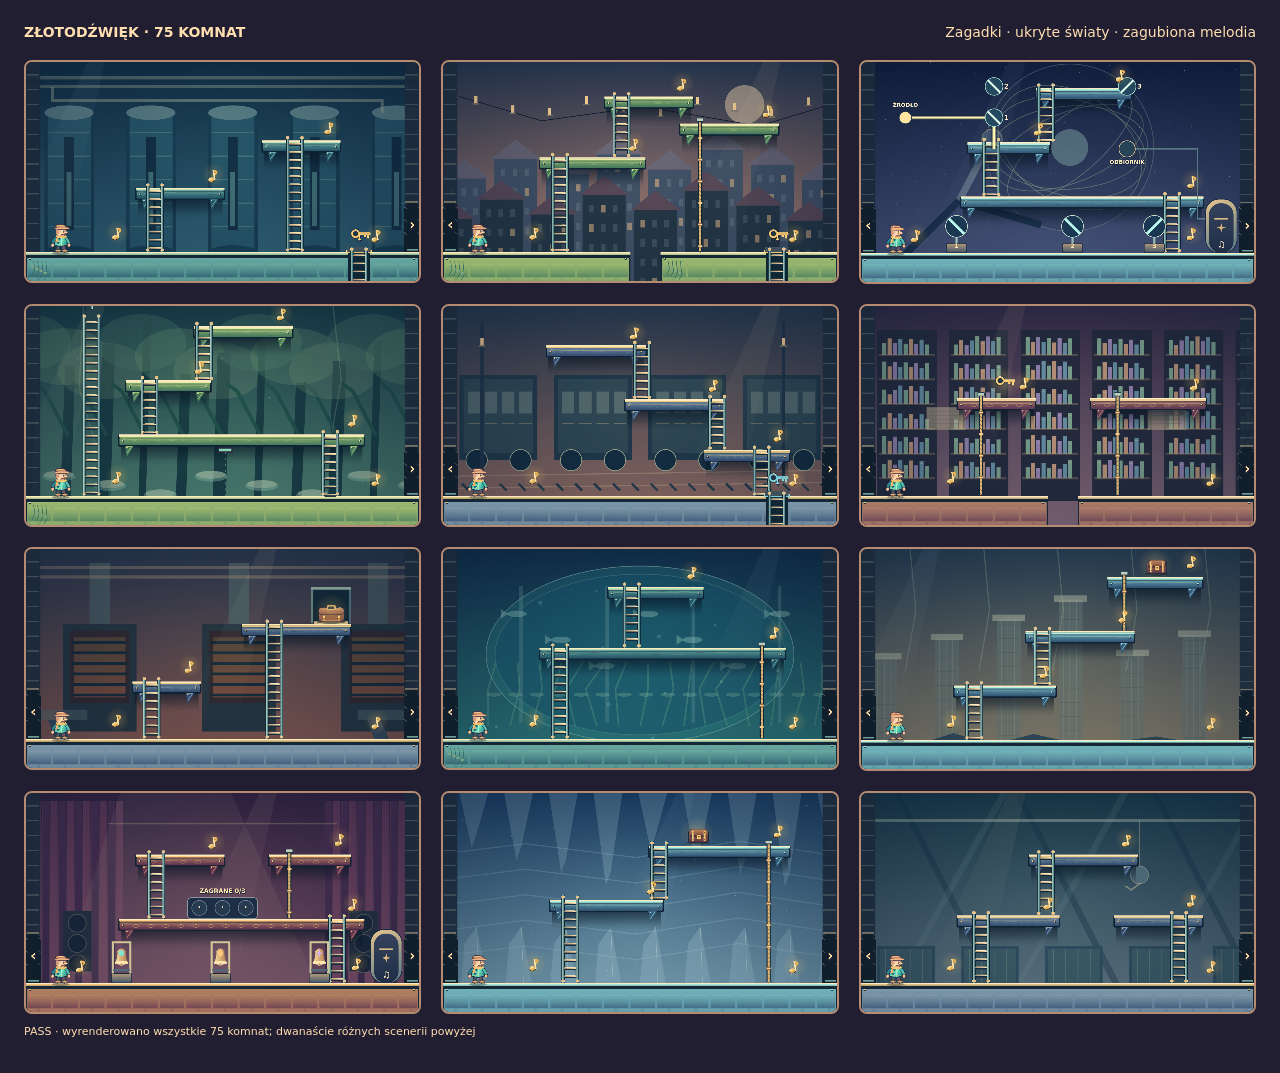
<file: visual-review.html>
<!doctype html><html lang="pl"><meta charset="utf-8"><title>Przegląd grafiki 0.21</title>
<style>*{box-sizing:border-box}body{margin:0;padding:24px;background:#211e31;color:#ffdeb0;font:14px system-ui}header{display:flex;justify-content:space-between;margin-bottom:20px}main{display:grid;grid-template-columns:1fr 1fr 1fr;gap:20px}canvas{width:100%;aspect-ratio:16/9;border:2px solid #b58c72;border-radius:8px}#result{font-size:11px}</style>
<header><b>ZŁOTODŹWIĘK · 75 KOMNAT</b><span>Zagadki · ukryte światy · zagubiona melodia</span></header><main id="scenes"></main><p id="result"></p>
<script src="realms.js"></script><script src="adventures.js"></script><script src="expeditions.js"></script><script src="clockwork.js"></script><script src="linked-depths.js"></script><script src="prism-depths.js"></script><script src="mechanism-depths.js"></script><script src="room-looks.js"></script><script src="engine.js"></script><script src="character.js"></script><script src="world-scenery.js"></script><script src="scenery.js"></script><script src="expedition-art.js"></script><script src="mechanism-art.js"></script><script src="adventure-art.js"></script><script src="environment-details.js"></script><script src="material-detail.js"></script><script src="art.js"></script><script>
try{for(const id of ZDWorldScenery.kinds.map(kind=>Object.values(ZD.realms).find(r=>r.look===kind).id)){
 const world=new ZD.World();world.enterRealm(id);world.invuln=0;world.p.ground=true;world.time=2;
 const cv=document.createElement('canvas');cv.width=1440;cv.height=810;document.getElementById('scenes').append(cv);ZDArt.render(cv.getContext('2d'),world,[],{});
}const scratch=document.createElement('canvas');scratch.width=960;scratch.height=540;for(const id of Object.keys(ZD.realms)){const world=new ZD.World();world.enterRealm(id);ZDArt.render(scratch.getContext('2d'),world,[],{});}document.getElementById('result').textContent='PASS · wyrenderowano wszystkie 75 komnat; dwanaście różnych scenerii powyżej';document.title='PASS';}catch(e){document.getElementById('result').textContent='FAIL '+e.message;document.title='FAIL';}
</script></html>
</file>
<file: style.css>
:root{color-scheme:dark;font-family:Inter,ui-sans-serif,system-ui,-apple-system,sans-serif;color:#ffe6bb;background:#241e33;font-synthesis:none}
*{box-sizing:border-box}body{margin:0;background:radial-gradient(ellipse at 50% 20%,#54324d 0%,#302339 42%,#211d30 90%);min-height:100vh}
button,a{-webkit-tap-highlight-color:transparent}button{font:inherit;font-size:12px;font-weight:650;color:#f2c8ac;border:1px solid #6d4b62;background:#402b43;padding:10px 16px;cursor:pointer;border-radius:7px;transition:background .15s,transform .15s}button:hover{background:#633b51;color:#fff0cf}button:focus-visible,a:focus-visible,canvas:focus-visible{outline:3px solid #93e1c5;outline-offset:3px}
header,main,footer{max-width:1240px;margin:auto}header{padding:22px 24px 18px;display:flex;align-items:center;justify-content:space-between;gap:15px}.brand{display:flex;gap:13px;align-items:center;font-size:27px;letter-spacing:1px;color:#ffda87;text-decoration:none;font-weight:950;text-shadow:2px 3px 0 #833f52;line-height:1}.brand i{font-style:normal;font-size:31px;background:#ffc867;color:#563249;width:47px;height:47px;display:grid;place-items:center;border-radius:12px;box-shadow:0 3px 0 #a85557;text-shadow:none}.brand span{display:block;font-size:9px;font-weight:650;letter-spacing:3px;color:#c49aaa;margin-top:9px;text-shadow:none}.tools{display:flex;gap:8px}main{padding:0 24px}.chapter,.caption{display:flex;justify-content:space-between;align-items:center;gap:15px;font-size:10px;color:#d9afbd;letter-spacing:1.5px;padding:14px 0}.chapter b{display:inline-block;background:#e6a65f;color:#422b42;font-size:10px;border-radius:4px;padding:4px 7px;margin-right:7px}.chapter span:last-child{color:#bc8f9f;font-size:9px}
.stage{position:relative;isolation:isolate;overflow:hidden;border:2px solid #bd866f;border-radius:10px;box-shadow:0 0 0 5px #3e2b41,0 0 0 6px #654355,0 25px 80px #100d2380}canvas{display:block;width:100%;aspect-ratio:16/9;background:#c68195;image-rendering:pixelated;outline:none;touch-action:none}
.hud{position:absolute;z-index:1;top:17px;left:20px;right:20px;display:flex;justify-content:space-between;align-items:start;gap:12px;pointer-events:none;font-size:11px;font-weight:750}.hud>div{background:#30233ed9;border:1px solid #f2be7a55;border-radius:6px;padding:9px 12px;box-shadow:0 3px 0 #201b343b}.hud small{display:block;font-size:8px;letter-spacing:2px;margin-bottom:5px;color:#edc4aa}meter{display:block;width:126px;height:9px}meter::-webkit-meter-bar{background:#453049;border:none;border-radius:3px}meter::-webkit-meter-optimum-value{background:linear-gradient(90deg,#f29a59,#ffe097)}meter::-moz-meter-bar{background:#ffd378}#beat{color:#ffe1a1;letter-spacing:1px}
.overlay{position:absolute;z-index:2;inset:0;display:flex;align-items:center;background:linear-gradient(90deg,#2d203df0 0%,#33213dcc 29%,#49304c44 52%,transparent 73%)}.overlay[hidden]{display:none}.panel{margin:6% 5.5%;max-width:530px;filter:drop-shadow(0 2px 1px #39233c33)}.eyebrow{font-size:9px!important;letter-spacing:1.8px;font-weight:800;color:#f4b881;margin:0 0 20px!important}h1{font-size:clamp(34px,5.3vw,70px);line-height:1.04;letter-spacing:-2.5px;font-weight:950;margin:0 0 20px;color:#fff0cf;text-shadow:0 4px 0 #653450}h1 em{font-style:normal;color:#ffd078}.panel p{line-height:1.8;font-size:13px;color:#edc5bc}.primary{background:#ffcd72;color:#46283c;border:1px solid #ffe6a5;font-size:14px;font-weight:850;padding:15px 24px;margin-top:14px;min-width:205px;box-shadow:0 4px 0 #b86754,0 7px 20px #24152b44;border-radius:7px;display:inline-flex;gap:30px;align-items:center;justify-content:space-between}.primary:hover{background:#ffe3a0;color:#3f2540;transform:translateY(-1px)}.primary span{font-size:20px}.micro{color:#c79ba8!important;font-size:9px!important;letter-spacing:.35px;margin-top:20px}
.caption{letter-spacing:0;min-height:63px;color:#d8afba;font-size:12px}.caption button{white-space:nowrap;font-size:10px;padding:8px 12px;background:transparent}.guide{display:grid;grid-template-columns:repeat(3,1fr);gap:20px;border-top:1px solid #634052;padding:20px 0}.guide article{border-left:2px solid #b27362;padding-left:14px}.guide b{color:#ffd28e;font-size:10px;letter-spacing:1.1px}.guide p{font-size:11px;line-height:1.8;color:#b897aa;margin:8px 0 0}footer{padding:16px 24px 24px;font-size:8px;letter-spacing:1.5px;color:#9c778c;display:flex;justify-content:space-between}
.touch{display:none;position:absolute;z-index:3;bottom:13px;left:13px;right:13px;justify-content:space-between;pointer-events:none}.touch>div{display:flex;gap:9px}.touch button{pointer-events:auto;touch-action:none;user-select:none;width:54px;height:54px;background:#33243dc9;border:2px solid #ffcd7299;color:#ffe7b4;border-radius:12px;font-size:24px;box-shadow:0 3px 0 #241a30}.touch button.active{background:#9d5d62}.stage:has(.overlay:not([hidden])) .touch{display:none}
@media(pointer:coarse){.touch{display:flex}}
@media(max-width:650px){header{padding:15px 12px}.brand{font-size:17px;gap:8px}.brand i{width:32px;height:34px;font-size:24px;border-radius:8px}.brand span{font-size:6px;letter-spacing:1.5px;margin-top:7px}.tools{gap:5px}.tools button{font-size:9px;padding:8px}main{padding:0 10px}.chapter{font-size:8px;padding:10px 0;letter-spacing:.6px}.chapter span:last-child{font-size:7px}.stage{border-radius:6px;box-shadow:0 0 0 3px #3e2b41,0 12px 40px #100d2380}.hud{top:8px;left:8px;right:8px;font-size:8px;gap:5px}.hud>div{padding:5px 7px}.hud small{font-size:6px;margin-bottom:2px}meter{width:58px;height:7px}#beat{font-size:7px}.panel{margin:3% 5%}.panel p{font-size:9px;line-height:1.6;margin:7px 0}.panel h1{font-size:33px;letter-spacing:-1px;margin:12px 0 8px;text-shadow:0 2px 0 #653450}.eyebrow,.micro{display:none}.primary{padding:8px 12px;min-width:135px;font-size:10px;margin-top:4px;box-shadow:0 2px 0 #b86754}.primary span{font-size:14px}.guide{gap:8px;padding:15px 0}.guide article{padding-left:8px}.guide b{font-size:8px;letter-spacing:0}.guide p{font-size:9px}.caption{font-size:10px;gap:8px;min-height:58px}.caption button{font-size:8px}.touch button{width:44px;height:44px;font-size:20px;padding:4px}.touch{bottom:7px;left:7px;right:7px}.touch>div{gap:6px}footer{font-size:6px;padding:10px;letter-spacing:.6px}}
@media(pointer:coarse) and (orientation:landscape) and (max-height:540px){.chapter,.guide,footer,.caption{display:none}header{display:contents}.brand{display:none}.tools{position:fixed;bottom:10px;left:50%;transform:translateX(-50%);z-index:4}.tools button{background:#33243de8;padding:7px 10px;font-size:9px}main{padding:0;max-width:none}.stage{height:100dvh;width:calc(100dvh * 16 / 9);max-width:100%;margin:auto;border:0;border-radius:0}canvas{height:100%;width:100%;object-fit:contain}.hud{top:8px}.panel h1{font-size:46px}.panel p{font-size:12px}.touch button{width:54px;height:54px}}
@media(prefers-reduced-motion:reduce){*{transition:none!important}}

/* Resource and timing belong to the instrument, not separate competing counters. */
.hud .instrument{padding:9px 12px;background:#25243ff2}
.instrument meter{width:145px;height:10px}
.instrument #beat{display:block;font-size:7px;letter-spacing:1px;margin-top:6px;color:#b4f1d4}
.hud #stats{background:#25243ff2;font-size:12px}
@media(max-width:650px){.hud .instrument{padding:5px 7px}.instrument meter{width:86px;height:7px}.instrument #beat{font-size:6px;margin-top:4px}.hud #stats{font-size:8px}}

.touch .climb-controls{display:flex;flex-direction:column;gap:4px;align-self:end}.climb-controls button{height:38px}.touch>div{align-items:end}
@media(max-width:650px){.touch button{width:40px;height:44px}.touch .climb-controls button{height:30px}.touch>div{gap:4px}}

/* Illustrated outlines and curved brass remain clean on high-density screens. */
canvas{image-rendering:auto}

#inventory{display:block;color:#ffe0a0;font-size:12px;margin-top:8px}.audio-upload{display:block;color:#f4ce91;font-size:13px}.audio-upload input{display:block;max-width:100%;font:inherit;margin-top:8px;color:#cfbac6}#audio-status{font-size:12px;overflow-wrap:anywhere}[data-action="sax"]:disabled{opacity:.4}
/* Acquisition is a persistent, acknowledged moment, never a transient caption. */
.hud .instrument{display:flex;align-items:center;gap:8px;min-height:55px}.hud #inventory-icon{width:30px;height:39px;aspect-ratio:auto;background:none}.hud #inventory{font-size:10px;margin:3px 0 0}.hud #stats{font-size:11px}
.discovery,.map-panel{position:absolute;inset:0;z-index:6;display:grid;place-items:center;background:#142032db;backdrop-filter:blur(5px);padding:16px;text-align:center}.discovery[hidden],.map-panel[hidden]{display:none}.discovery-card{width:min(540px,100%);padding:22px;border:1px solid #d9b67a;border-radius:15px;background:radial-gradient(ellipse at 50% 20%,#586458,#263544 65%);box-shadow:0 15px 70px #101726aa}.discovery-art{margin:auto;width:116px;height:126px;background:radial-gradient(ellipse,#ffda7644,transparent 70%)}.discovery-art canvas{width:100%;height:100%;background:none;aspect-ratio:auto}.discovery h2{font-size:32px;color:#ffe3a2;margin:12px 0}.discovery p{font-size:13px;line-height:1.6}.discovery .eyebrow{margin:8px 0!important}.discovery .primary{margin:10px auto 0;display:block}.discovery .micro{margin:14px 0 0}.stage:has(.discovery:not([hidden])) .touch,.stage:has(.map-panel:not([hidden])) .touch{display:none}
.map-card{background:#202f40;border:1px solid #b79972;border-radius:12px;padding:18px;width:min(700px,100%)}.map-card h2{font-size:18px;margin:0 0 12px}.map-card canvas{width:100%;height:auto;aspect-ratio:640/800;background:none}.map-card p{font-size:11px;color:#c2d2c5}.guide article{min-width:0}
@media(max-width:650px){.hud .instrument{min-height:34px;gap:4px}.hud #inventory-icon{width:19px;height:26px}.hud #inventory{font-size:7px}.hud #stats{font-size:7px;max-width:47%}.discovery,.map-panel{padding:8px}.discovery-card{padding:8px;display:grid;grid-template-columns:65px 1fr;align-items:center;gap:4px;max-height:100%;overflow:auto}.discovery-art{width:62px;height:85px;grid-row:1/4}.discovery h2{font-size:18px;margin:3px}.discovery p{font-size:9px;margin:3px}.discovery .eyebrow,.discovery .micro{display:none}.discovery .primary{font-size:9px;min-width:0;padding:7px 9px;margin:3px auto}.map-card{padding:7px;max-height:100%;overflow:auto}.map-card h2{font-size:12px;margin:0 0 3px}.map-card canvas{max-height:125px;object-fit:contain}.map-card p{font-size:7px;margin:3px}.map-card button{font-size:8px;padding:5px}.tools button{font-size:8px;padding:7px}.brand{font-size:15px}.brand i{display:none}}
@media(pointer:coarse) and (orientation:landscape) and (max-height:540px){.discovery-card{padding:12px}.discovery-art{height:90px;width:84px}.discovery h2{font-size:24px}.discovery p{font-size:11px}.discovery .primary{padding:9px 14px;margin-top:7px}.discovery .micro{display:none}}
/* 0.8 — warmer brass against deep blue, softer frame and a larger instrument study. */
body{background:radial-gradient(ellipse at 50% 5%,#344552 0%,#202c3d 46%,#161f30 100%)}
.stage{border-color:#aa9474;box-shadow:0 0 0 4px #172738,0 0 0 5px #8b785b55,0 25px 70px #080e1d88}
.brand{color:#ffe1a1;text-shadow:1px 2px 0 #6b4d3e}.brand i{background:linear-gradient(135deg,#ffe4a1,#bf864c);color:#283441;box-shadow:0 2px 0 #8b663d}
.tools button{background:#2b3a49;border-color:#8e7f6655;color:#e4d3b6}.tools button:hover{background:#46525a;color:#fff0cb}
.hud .instrument,.hud #stats{background:#172c3deb;border-color:#cbb48455;box-shadow:0 3px 12px #0b172844}
.overlay{background:linear-gradient(90deg,#132738f5,#182d40ba 46%,#172b3e15 80%)}
.panel h1{text-shadow:0 3px 0 #163343}.panel p{color:#d3d9ce}.panel .eyebrow{color:#d9ba7e}
.discovery-card{background:radial-gradient(ellipse at 50% 18%,#5b695b,#203848 63%,#182a3c);border-color:#d1b784;box-shadow:inset 0 0 0 5px #182c3a55,0 18px 65px #061323aa}
.discovery-art{width:160px;height:200px;background:radial-gradient(ellipse,#ffdc7830,transparent 70%)}.discovery-art canvas{object-fit:contain}
.guide{border-color:#65716b55}.guide article{border-color:#a88a62}.guide p,.caption{color:#b8c1bd}.audio-upload{color:#e1c591}footer{color:#879990}
@media(max-width:650px){.discovery-art{width:60px;height:103px}.discovery-card{grid-template-columns:64px 1fr}.discovery h2{font-size:18px}}
@media(pointer:coarse) and (orientation:landscape) and (max-height:540px){.discovery-art{height:104px;width:65px}}

/* 0.11 — clues remain readable outside the action, also with sound disabled. */
.puzzle-help{display:grid;gap:9px;margin:5px 0 14px;padding:16px 20px;border:1px solid #83bcb1;border-radius:9px;background:linear-gradient(110deg,#244957,#293750);color:#eef3dc;font-size:14px;line-height:1.5}
.puzzle-help[hidden]{display:none}.puzzle-help b{font-size:10px;letter-spacing:1.4px;color:#a5ebd0}.puzzle-help strong{color:#ffe1a1}.fragment-status{color:#b9d9ce;font-size:12px;letter-spacing:.5px;margin:8px 0 16px}
@media(max-width:650px){.puzzle-help{font-size:12px;padding:12px;gap:6px}.puzzle-help b{font-size:8px;letter-spacing:.6px}.fragment-status{font-size:10px}.map-card canvas{max-height:155px}}

#puzzle-board{width:100%;max-width:540px;height:auto;aspect-ratio:540/200;background:none;margin:auto}#puzzle-board[hidden]{display:none}#journal{padding:12px 18px;border:1px solid #496478;border-radius:12px;color:#e5e6ca;margin:12px 0}#journal summary{cursor:pointer;color:#ffd989}#journal-entries p{line-height:1.6}

#objectives{white-space:pre-line;line-height:1.7;font-size:12px}
</file>
